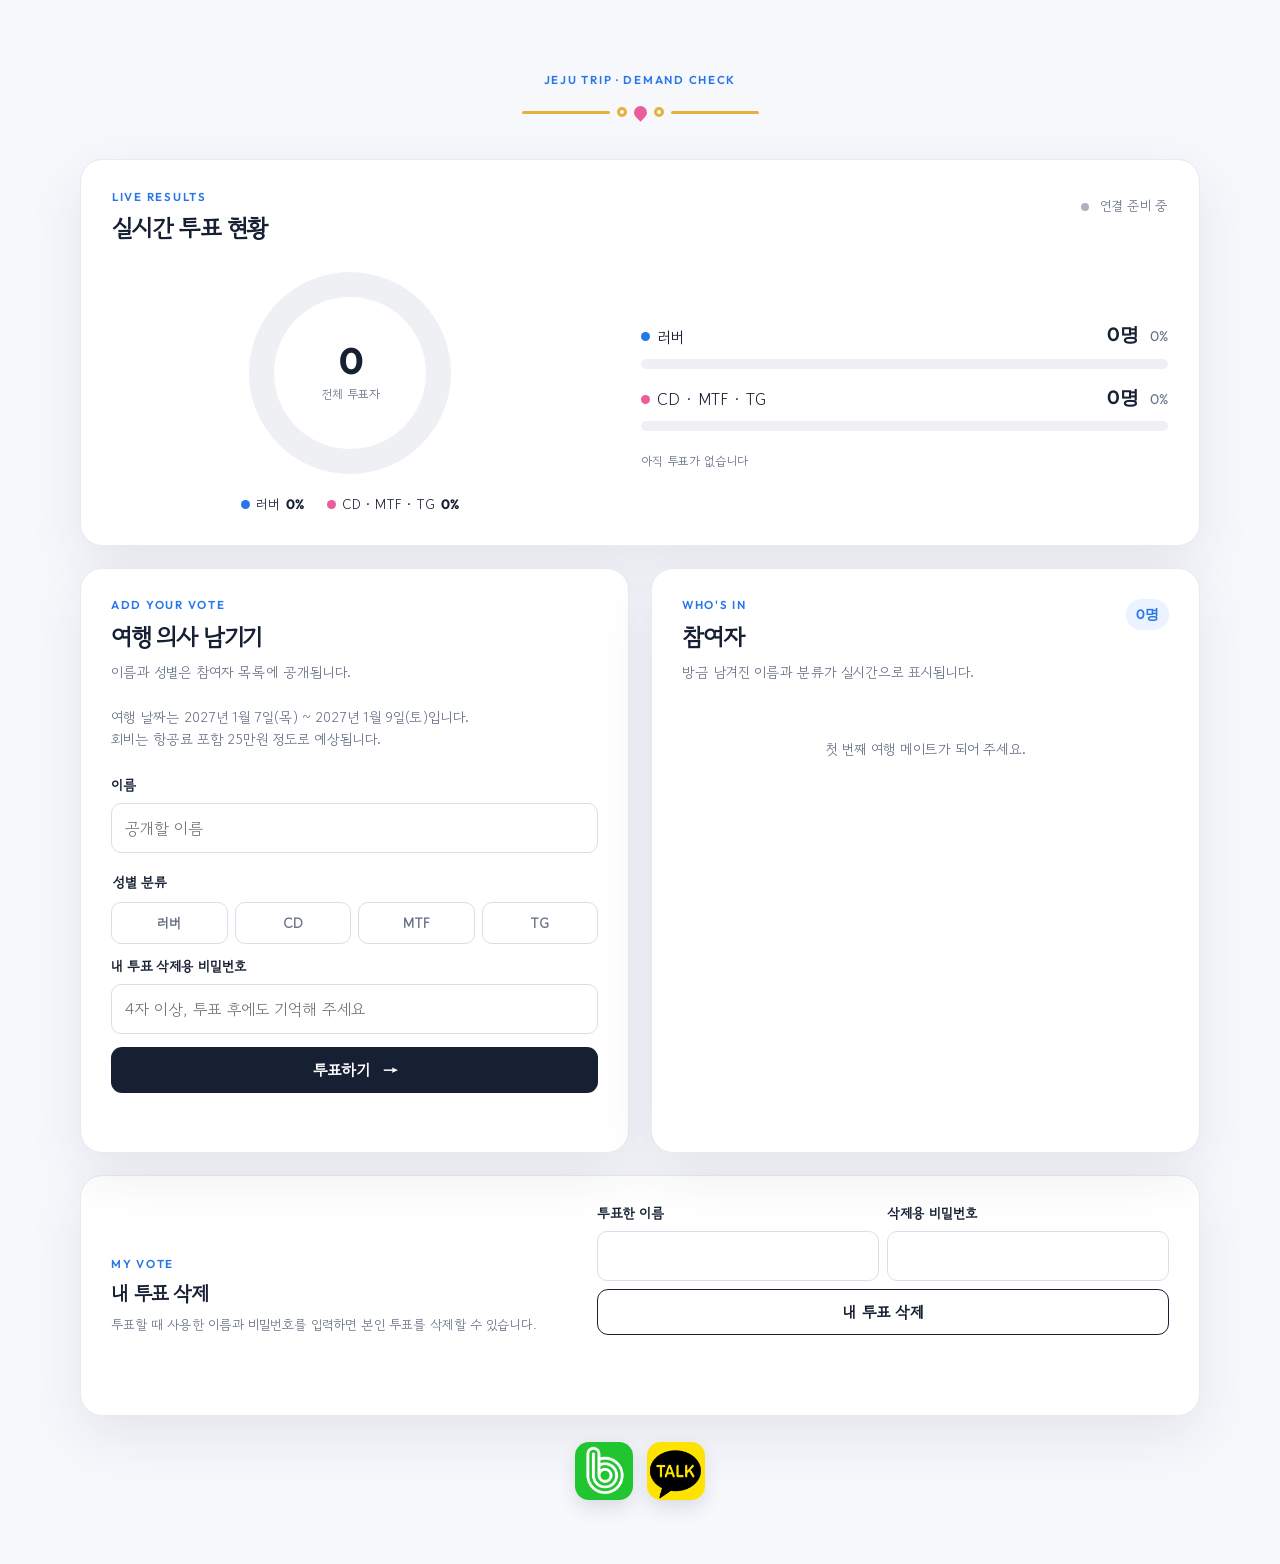
<file: index.html>
<!doctype html>
<html lang="ko">
  <head>
    <meta charset="UTF-8" />
    <meta name="viewport" content="width=device-width, initial-scale=1.0" />
    <meta name="description" content="2027년 1월 제주도 여행 수요조사" />
    <link rel="canonical" href="https://22sorin.github.io/travel-vote/" />
    <meta property="og:type" content="website" />
    <meta property="og:site_name" content="제주도 여행 수요조사" />
    <meta property="og:title" content="제주도 여행 수요조사" />
    <meta property="og:description" content="2027년 1월 7일(목) ~ 1월 9일(토) 제주도 여행, 함께 갈 사람을 모집합니다." />
    <meta property="og:url" content="https://22sorin.github.io/travel-vote/" />
    <meta property="og:image" content="https://22sorin.github.io/travel-vote/site/assets/jeju-trip-preview.png" />
    <meta property="og:image:width" content="1444" />
    <meta property="og:image:height" content="1088" />
    <meta name="twitter:card" content="summary_large_image" />
    <meta name="twitter:title" content="제주도 여행 수요조사" />
    <meta name="twitter:description" content="2027년 1월 7일(목) ~ 1월 9일(토) 제주도 여행, 함께 갈 사람을 모집합니다." />
    <meta name="twitter:image" content="https://22sorin.github.io/travel-vote/site/assets/jeju-trip-preview.png" />
    <meta http-equiv="refresh" content="0; url=./site/" />
    <meta name="robots" content="noindex" />
    <title>제주도 여행 수요조사로 이동 중</title>
    <script>
      window.location.replace(new URL("./site/", window.location.href).href);
    </script>
  </head>
  <body>
    <p>투표 페이지로 이동합니다. 자동으로 열리지 않으면 <a href="./site/">여기를 누르세요.</a></p>
  </body>
</html>
</file>
<file: site/styles.css>
:root {
  --ink: #172033;
  --muted: #667085;
  --line: #e7eaf1;
  --blue: #2877e8;
  --blue-soft: #eaf3ff;
  --pink: #eb5d9a;
  --pink-soft: #fff0f6;
  --sun: #fff6d9;
  --paper: #ffffff;
  --page: #f7f8fc;
  --shadow: 0 20px 55px rgba(29, 45, 79, 0.09);
}

* { box-sizing: border-box; }
[hidden] { display: none !important; }
body { margin: 0; color: var(--ink); background: var(--page); font-family: "Gowun Dodum", system-ui, sans-serif; }
button, input { font: inherit; }
button { cursor: pointer; }

.page-shell { width: min(1120px, calc(100% - 32px)); margin: 0 auto; padding: 74px 0 64px; }
.hero { text-align: center; margin: 0 auto 40px; max-width: 660px; }
.eyebrow { margin: 0 0 8px; color: var(--blue); font: 600 0.72rem/1 "Outfit", sans-serif; letter-spacing: 0.15em; }
h1, h2, strong { font-family: "Gowun Dodum", system-ui, sans-serif; }
h1 { margin: 0; font-size: clamp(2.2rem, 5vw, 3.55rem); letter-spacing: -0.07em; }
h2 { margin: 0; font-size: 1.5rem; letter-spacing: -0.05em; }
.hero-copy { margin: 17px auto 0; color: var(--muted); font-size: 1.02rem; line-height: 1.7; }
.island-line { display: flex; justify-content: center; align-items: center; gap: 7px; margin-top: 20px; color: #e6b13f; }
.island-line span { width: 88px; height: 3px; background: currentColor; border-radius: 4px; }
.island-line i { width: 10px; height: 10px; display: block; border: 3px solid currentColor; border-radius: 50%; }
.island-line b { width: 13px; height: 13px; display: block; background: var(--pink); border-radius: 50% 50% 50% 0; transform: rotate(-45deg); }

.setup-note { max-width: 760px; margin: 0 auto 22px; padding: 14px 17px; border: 1px solid #f6d696; border-radius: 12px; color: #775f22; background: #fff8e5; font-size: .92rem; }
.dashboard, .panel, .manage-card { background: var(--paper); border: 1px solid var(--line); border-radius: 22px; box-shadow: var(--shadow); }
.dashboard { padding: 31px; }
.section-heading, .people-heading { display: flex; align-items: start; justify-content: space-between; gap: 16px; }
.connection-status { margin: 5px 0 0; color: var(--muted); font-size: .82rem; }
.connection-status::before { content: ""; display: inline-block; width: 8px; height: 8px; margin-right: 7px; border-radius: 50%; background: #aab2bf; }
.connection-status.connected::before { background: #39ac6c; box-shadow: 0 0 0 4px #e4f6eb; }
.result-layout { display: grid; grid-template-columns: .95fr 1.05fr; gap: 52px; align-items: center; margin-top: 27px; }
.chart-card { display: flex; flex-direction: column; align-items: center; }
.donut { --lover-angle: 0deg; position: relative; display: grid; width: 202px; height: 202px; place-items: center; border-radius: 50%; background: conic-gradient(var(--blue) 0deg var(--lover-angle), var(--pink) var(--lover-angle) 360deg); transition: background .45s ease; }.donut.empty { background: #eef0f4; }
.donut::after { content: ""; position: absolute; inset: 25px; border-radius: 50%; background: var(--paper); }
.donut-center { position: relative; z-index: 1; display: grid; text-align: center; }
.donut-center strong { font: 700 2.3rem/1 "Outfit", sans-serif; letter-spacing: -0.07em; }
.donut-center span { margin-top: 6px; color: var(--muted); font-size: .76rem; }
.legend { display: flex; flex-wrap: wrap; justify-content: center; gap: 10px 23px; margin-top: 20px; font-size: .85rem; }
.legend div { display: flex; align-items: center; gap: 6px; }.legend strong { font-family: "Outfit"; }.legend-dot { width: 9px; height: 9px; border-radius: 50%; }.lover-dot { background: var(--blue); }.other-dot { background: var(--pink); }
.count-card { display: grid; gap: 10px; }.count-row { display: grid; grid-template-columns: 1fr auto auto; align-items: baseline; gap: 11px; margin-top: 6px; }.count-row strong { font: 600 1.2rem "Outfit"; }.ratio { color: var(--muted); font: .88rem "Outfit"; }.count-label { display: inline-flex; align-items: center; gap: 7px; }.count-label i { width: 9px; height: 9px; border-radius: 50%; }.lover-row i { background: var(--blue); }.other-row i { background: var(--pink); }.bar-track { height: 10px; overflow: hidden; border-radius: 100px; background: #eef0f4; }.bar-track span { display: block; width: 0; height: 100%; border-radius: inherit; transition: width .45s ease; }.lover-bar { background: var(--blue); }.other-bar { background: var(--pink); }.update-time { margin: 11px 0 0; color: var(--muted); font-size: .76rem; }

.content-grid { display: grid; grid-template-columns: 1fr 1fr; gap: 22px; margin-top: 22px; }.panel { padding: 30px; }.panel-intro { margin: 8px 0 24px; color: var(--muted); font-size: .88rem; line-height: 1.55; }
form { display: grid; gap: 8px; } label, legend { font-size: .86rem; font-weight: 700; } input { width: 100%; min-width: 0; padding: 12px 13px; border: 1px solid #d9dee9; border-radius: 10px; color: var(--ink); outline: none; background: #fff; transition: border-color .15s, box-shadow .15s; } input:focus { border-color: var(--blue); box-shadow: 0 0 0 4px #eaf3ff; } fieldset { margin: 11px 0 4px; padding: 0; border: 0; } legend { margin-bottom: 10px; }.gender-options { display: grid; grid-template-columns: repeat(4, 1fr); gap: 7px; }.gender-options label { position: relative; }.gender-options input { position: absolute; opacity: 0; }.gender-options span { display: block; padding: 10px 5px; border: 1px solid #d9dee9; border-radius: 10px; text-align: center; color: var(--muted); font-weight: 600; transition: .15s; }.gender-options input:checked + span { border-color: var(--blue); color: var(--blue); background: var(--blue-soft); box-shadow: inset 0 0 0 1px var(--blue); }.input-hint { margin: -2px 0 6px; color: var(--muted); font-size: .76rem; }.primary-button, .outline-button, .danger-button { min-height: 46px; border: 0; border-radius: 11px; font-weight: 700; }.primary-button { margin-top: 5px; color: white; background: var(--ink); }.primary-button:hover { background: #283956; }.primary-button:disabled, .outline-button:disabled, .danger-button:disabled { cursor: wait; opacity: .55; }.primary-button span { margin-left: 8px; }.form-message { min-height: 18px; margin: 3px 0 0; color: var(--muted); font-size: .8rem; line-height: 1.45; }.form-message.error { color: #bb355e; }.form-message.success { color: #23824d; }
.people-count { padding: 6px 10px; border-radius: 99px; color: var(--blue); background: var(--blue-soft); font: 600 .85rem "Outfit"; }.participant-list { display: grid; gap: 8px; max-height: 418px; margin: 0; padding: 0; overflow-y: auto; list-style: none; }.participant { display: grid; grid-template-columns: auto 1fr auto; align-items: center; gap: 10px; padding: 10px; border: 1px solid #edf0f5; border-radius: 12px; }.person-badge { width: 29px; height: 29px; border-radius: 50%; background: var(--blue-soft); }.person-copy { display: grid; min-width: 0; gap: 2px; }.person-copy strong { overflow: hidden; text-overflow: ellipsis; white-space: nowrap; font-size: .92rem; }.person-copy span { color: var(--muted); font-size: .72rem; }.admin-pick { padding: 5px 7px; border: 1px solid #ecc9d8; border-radius: 7px; color: #bd3d70; background: #fff7fa; font-size: .69rem; }.empty-state { margin: 32px 0; color: var(--muted); text-align: center; font-size: .88rem; }

.manage-area { margin-top: 22px; }.manage-card { display: grid; grid-template-columns: 1fr 1.25fr; gap: 28px; align-items: end; padding: 27px 30px; }.manage-card h2 { font-size: 1.27rem; }.manage-card p:not(.eyebrow) { margin: 7px 0 0; color: var(--muted); font-size: .82rem; line-height: 1.55; }.inline-form { grid-template-columns: repeat(2, minmax(0, 1fr)); align-items: end; }.inline-form button, .inline-form .form-message { grid-column: 1 / -1; }.outline-button { padding: 0 15px; border: 1px solid var(--ink); background: white; color: var(--ink); }.outline-button:hover { background: #f5f7fb; }.admin-console { margin-top: 15px; padding: 21px 22px 22px; border: 1px dashed #e8bfd0; border-radius: 16px; color: #7a3a54; background: #fff9fb; }.admin-console > p { margin: 0 0 15px; font-size: .8rem; }.admin-form { display: grid; grid-template-columns: 1fr 1fr auto; align-items: end; }.admin-form label { grid-row: 1; }.admin-form input, .admin-form button { grid-row: 2; }.danger-button { padding: 0 17px; color: white; background: #ca3f70; }.danger-button:hover { background: #ad2f5c; }

.community-links { display: flex; justify-content: center; gap: 14px; margin: 26px 0 0; }.community-link { display: block; border-radius: 14px; line-height: 0; box-shadow: 0 8px 18px rgba(29, 45, 79, .13); transition: transform .15s ease, box-shadow .15s ease; }.community-link:hover, .community-link:focus-visible { transform: translateY(-2px); box-shadow: 0 12px 24px rgba(29, 45, 79, .18); }.community-link img { display: block; width: 58px; height: 58px; border-radius: 14px; object-fit: cover; }

@media (max-width: 760px) { .page-shell { padding-top: 48px; }.dashboard, .panel { padding: 23px; }.result-layout, .content-grid, .manage-card { grid-template-columns: 1fr; gap: 28px; }.count-card { max-width: 450px; width: 100%; margin: 0 auto; }.manage-card { align-items: stretch; }.inline-form, .admin-form { grid-template-columns: 1fr; }.admin-form label, .admin-form input, .admin-form button { grid-row: auto; }.participant-list { max-height: 340px; } }
@media (max-width: 420px) { .page-shell { width: min(100% - 22px, 1120px); }.section-heading { display: block; }.connection-status { margin-top: 13px; }.gender-options { gap: 4px; }.gender-options span { font-size: .76rem; }.donut { width: 180px; height: 180px; }.donut::after { inset: 22px; } }
</file>
